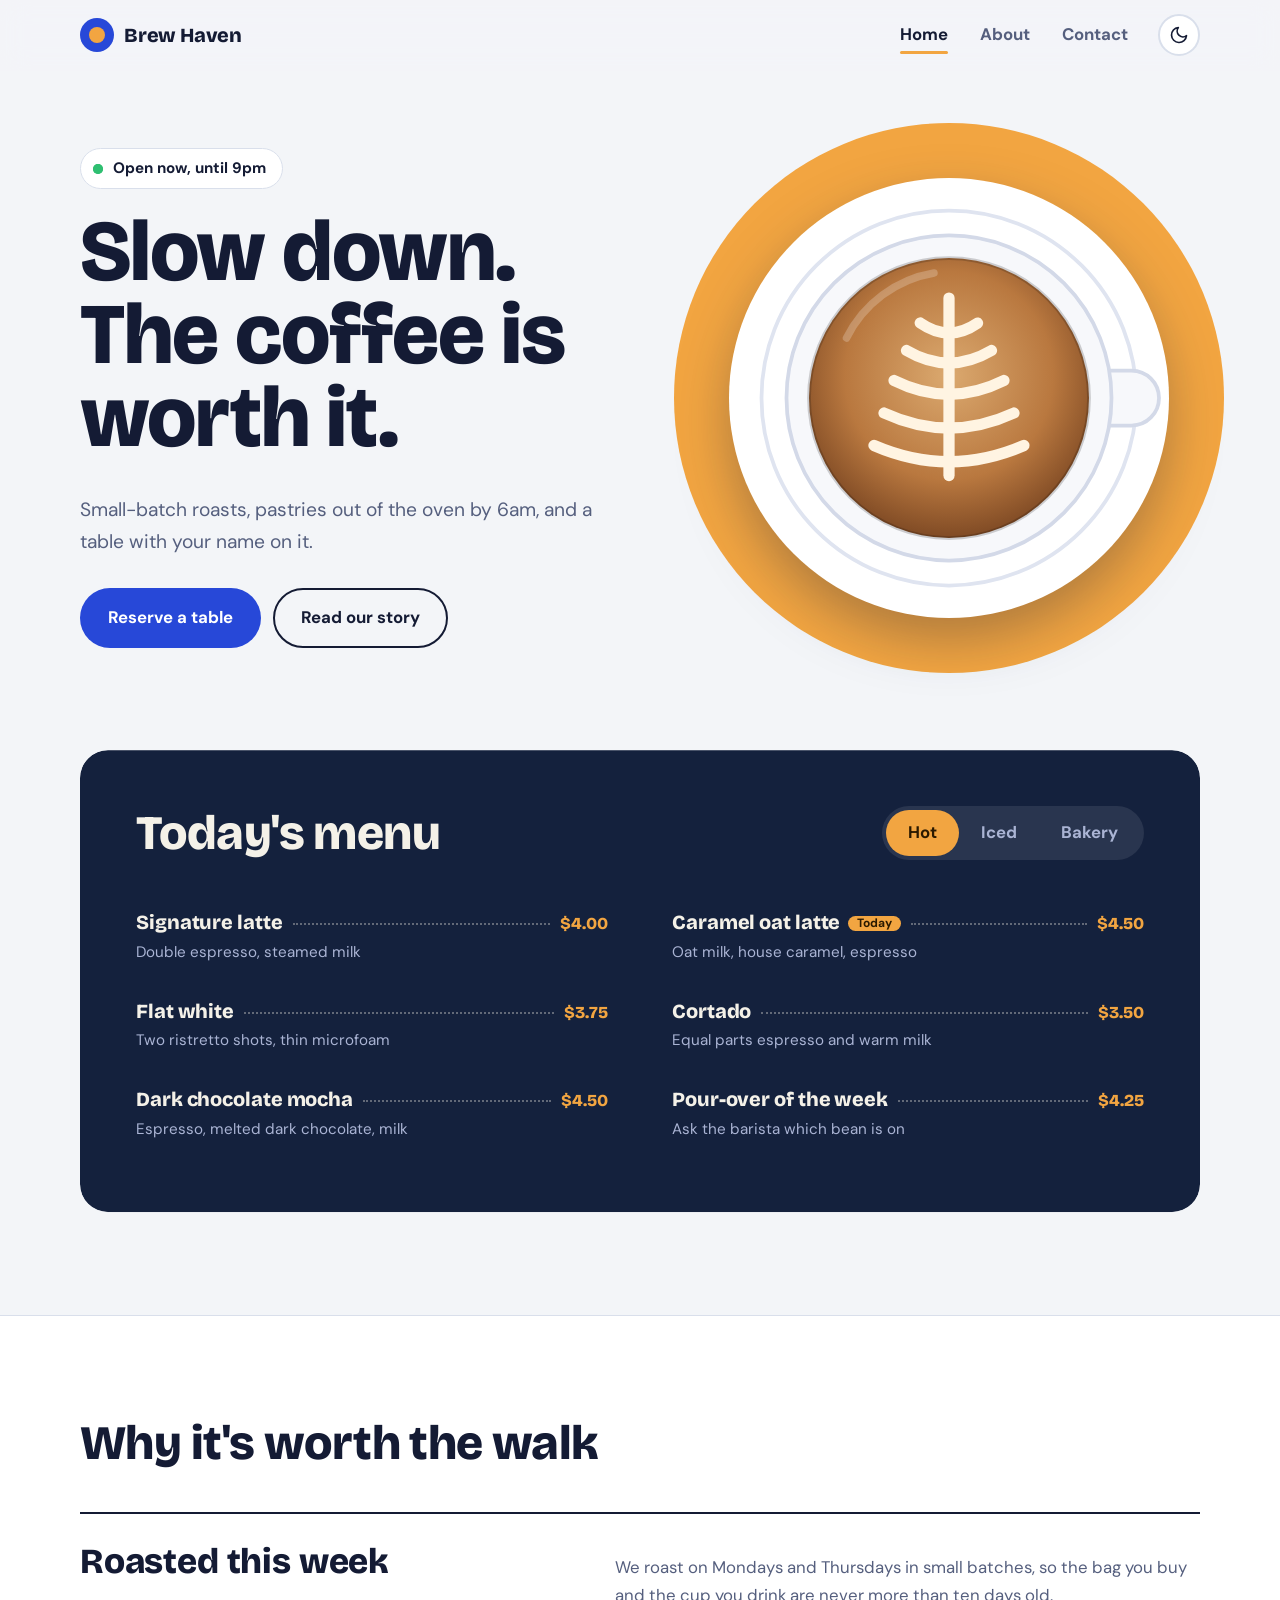
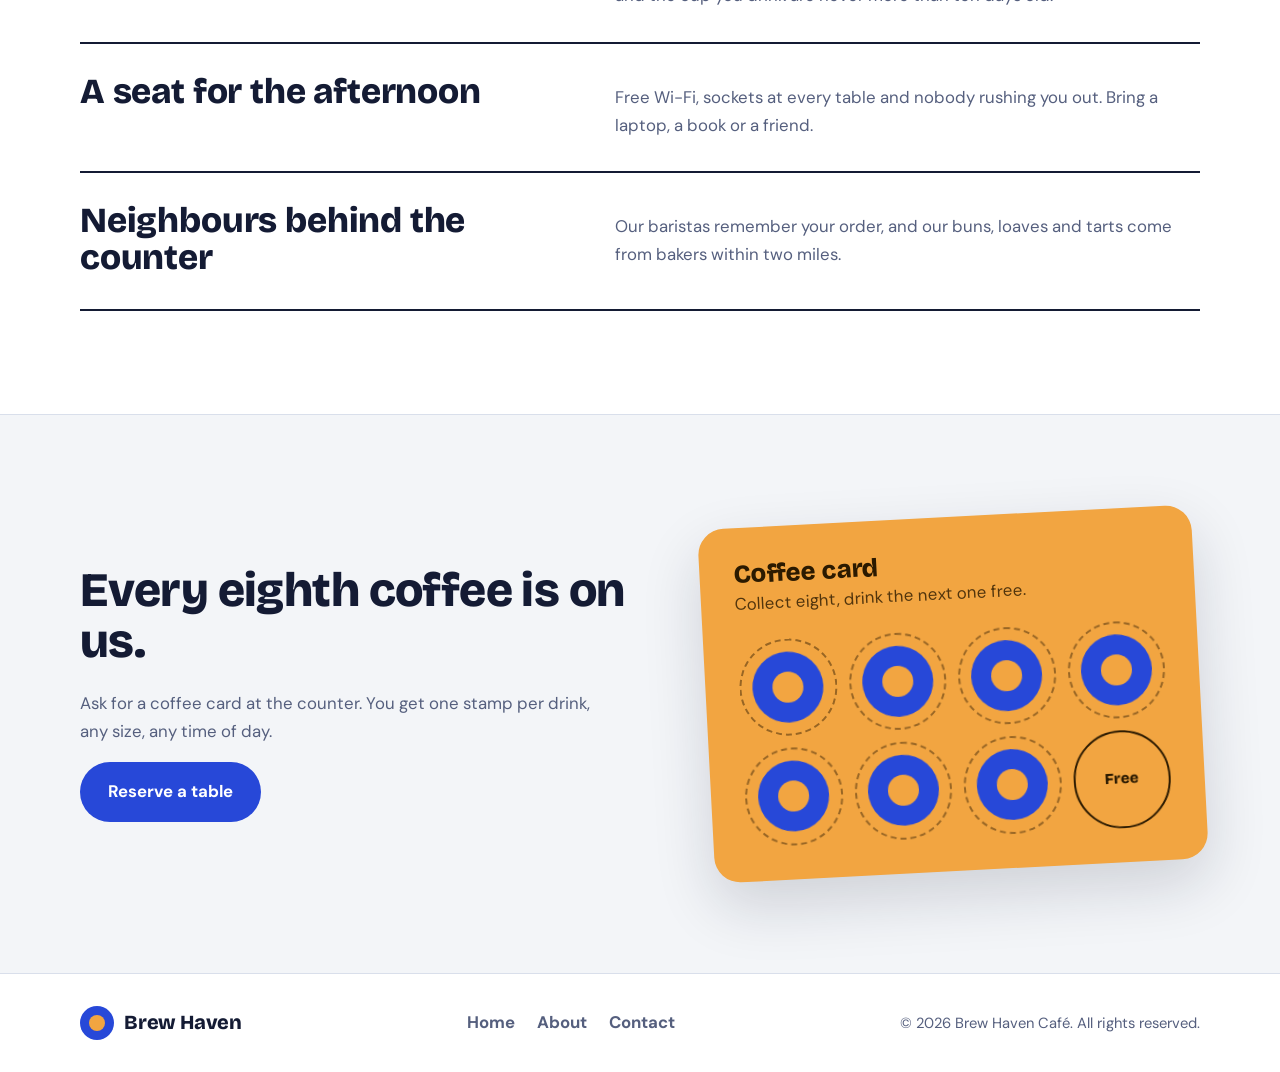
<file: index.html>
<!DOCTYPE html>
<html lang="en">
<head>
  <meta charset="UTF-8">
  <meta name="viewport" content="width=device-width, initial-scale=1">
  <title>Home | Brew Haven Café</title>
  <meta name="description" content="Brew Haven is a neighbourhood café with small-batch coffee, fresh pastries and a table for you.">
  <link rel="icon" href="data:image/svg+xml,%3Csvg xmlns='http://www.w3.org/2000/svg' viewBox='0 0 64 64'%3E%3Ccircle cx='32' cy='32' r='30' fill='%232748d8'/%3E%3Ccircle cx='32' cy='32' r='15' fill='%23f2a541'/%3E%3C/svg%3E">
  <script>
    /* Runs before the page paints so the saved theme never flashes */
    (function () {
      var root = document.documentElement;
      root.classList.add("js");
      var theme;
      try { theme = localStorage.getItem("theme"); } catch (e) {}
      if (theme !== "dark" && theme !== "light") {
        theme = window.matchMedia && window.matchMedia("(prefers-color-scheme: dark)").matches ? "dark" : "light";
      }
      root.setAttribute("data-theme", theme);
    })();
  </script>
  <link rel="preconnect" href="https://fonts.googleapis.com">
  <link rel="preconnect" href="https://fonts.gstatic.com" crossorigin>
  <link rel="stylesheet" href="https://fonts.googleapis.com/css2?family=Bricolage+Grotesque:opsz,wdth,wght@12..96,75..100,400..800&family=DM+Sans:wght@400;500;700&display=swap">
  <link rel="stylesheet" href="style.css">
</head>
<body>
  <div class="curtain" aria-hidden="true"></div>
  <a class="skip-link" href="#main">Skip to content</a>

  <!-- ===== NAVBAR (identical on every page) ===== -->
  <header class="site-header">
    <div class="container nav-bar">
      <a class="brand" href="index.html" aria-label="Brew Haven, home">
        <span class="brand-mark" aria-hidden="true"></span>
        <span>Brew Haven</span>
      </a>

      <nav class="site-nav" id="site-nav" aria-label="Main navigation">
        <ul class="nav-links">
          <li><a href="index.html" aria-current="page">Home</a></li>
          <li><a href="about.html">About</a></li>
          <li><a href="contact.html">Contact</a></li>
        </ul>
      </nav>

      <div class="nav-actions">
        <button class="icon-btn theme-toggle" id="theme-toggle" type="button" aria-label="Switch to dark mode">
          <svg class="icon-moon" viewBox="0 0 24 24" fill="none" stroke="currentColor" stroke-width="2" stroke-linecap="round" stroke-linejoin="round" aria-hidden="true"><path d="M21 12.8A9 9 0 1 1 11.2 3a7 7 0 0 0 9.8 9.8z"/></svg>
          <svg class="icon-sun" viewBox="0 0 24 24" fill="none" stroke="currentColor" stroke-width="2" stroke-linecap="round" stroke-linejoin="round" aria-hidden="true"><circle cx="12" cy="12" r="4"/><path d="M12 2v2M12 20v2M4.9 4.9l1.4 1.4M17.7 17.7l1.4 1.4M2 12h2M20 12h2M4.9 19.1l1.4-1.4M17.7 6.3l1.4-1.4"/></svg>
        </button>
        <button class="icon-btn menu-toggle" id="menu-toggle" type="button" aria-label="Open menu" aria-expanded="false" aria-controls="site-nav">
          <span class="bar"></span><span class="bar"></span><span class="bar"></span>
        </button>
      </div>
    </div>
    <span class="scroll-progress" id="scroll-progress" aria-hidden="true"></span>
  </header>

  <main id="main">

    <!-- ===== HERO ===== -->
    <section class="hero">
      <div class="container hero-grid">
        <div class="hero-copy">
          <p class="status hero-fade" id="open-status" style="--d:0.45s"><span class="pulse"></span><span id="open-text">Open daily, 7am to 9pm</span></p>
          <h1 data-split>Slow down. The coffee is worth it.</h1>
          <p class="lead hero-fade" style="--d:1.15s">Small-batch roasts, pastries out of the oven by 6am, and a table with your name on it.</p>
          <div class="hero-actions hero-fade" style="--d:1.3s">
            <a class="btn btn-primary" href="contact.html">Reserve a table</a>
            <a class="btn btn-outline" href="about.html">Read our story</a>
          </div>
        </div>

        <div class="cup-stage">
          <div class="cup-tilt">
            <svg class="cup" viewBox="0 0 400 400" role="img" aria-label="A latte seen from above, with a leaf pattern poured into the milk">
              <defs>
                <radialGradient id="crema" cx="50%" cy="42%" r="60%">
                  <stop offset="0" stop-color="#dba96f"/>
                  <stop offset="0.62" stop-color="#b9783f"/>
                  <stop offset="1" stop-color="#7a4622"/>
                </radialGradient>
              </defs>
              <circle class="saucer" cx="200" cy="200" r="176"/>
              <circle class="saucer-ring" cx="200" cy="200" r="150"/>
              <rect class="cup-body" x="296" y="178" width="72" height="44" rx="22"/>
              <circle class="cup-body" cx="200" cy="200" r="130"/>
              <circle cx="200" cy="200" r="112" fill="url(#crema)"/>
              <circle cx="200" cy="200" r="112" fill="none" stroke="rgba(0,0,0,0.18)" stroke-width="3"/>
              <path d="M118 152 A96 96 0 0 1 188 100" fill="none" stroke="rgba(255,255,255,0.22)" stroke-width="6" stroke-linecap="round"/>
              <g class="art" fill="none" stroke="#fff4e2" stroke-width="9" stroke-linecap="round" stroke-linejoin="round">
                <path pathLength="100" style="--i:0" d="M140 238 Q200 264 260 238"/>
                <path pathLength="100" style="--i:1" d="M148 212 Q200 236 252 212"/>
                <path pathLength="100" style="--i:2" d="M156 186 Q200 208 244 186"/>
                <path pathLength="100" style="--i:3" d="M166 162 Q200 182 234 162"/>
                <path pathLength="100" style="--i:4" d="M177 140 Q200 156 223 140"/>
                <path pathLength="100" style="--i:5" d="M200 262 L200 120"/>
              </g>
            </svg>
            <div class="steam" aria-hidden="true">
              <i style="--i:0;--dx:-16"></i><i style="--i:1;--dx:14"></i><i style="--i:2;--dx:-4"></i>
            </div>
          </div>
        </div>
      </div>
    </section>

    <!-- ===== MENU BOARD ===== -->
    <section class="section flush-top" id="menu">
      <div class="container">
        <div class="board-wrap reveal">
        <div class="board">
          <div class="board-head">
            <h2>Today's menu</h2>
            <div class="tabs" role="tablist" aria-label="Menu categories">
              <button class="tab" role="tab" type="button" id="tab-hot" aria-controls="panel-hot" aria-selected="true">Hot</button>
              <button class="tab" role="tab" type="button" id="tab-iced" aria-controls="panel-iced" aria-selected="false" tabindex="-1">Iced</button>
              <button class="tab" role="tab" type="button" id="tab-bakery" aria-controls="panel-bakery" aria-selected="false" tabindex="-1">Bakery</button>
            </div>
          </div>

        <div role="tabpanel" id="panel-hot" aria-labelledby="tab-hot">
          <ul class="board-list">
            <li class="item" style="--i:0"><div class="item-top"><h3>Signature latte</h3><span class="leader"></span><span class="price">$4.00</span></div><p>Double espresso, steamed milk</p></li>
            <li class="item" style="--i:1"><div class="item-top"><h3>Caramel oat latte<span class="tag">Today</span></h3><span class="leader"></span><span class="price">$4.50</span></div><p>Oat milk, house caramel, espresso</p></li>
            <li class="item" style="--i:2"><div class="item-top"><h3>Flat white</h3><span class="leader"></span><span class="price">$3.75</span></div><p>Two ristretto shots, thin microfoam</p></li>
            <li class="item" style="--i:3"><div class="item-top"><h3>Cortado</h3><span class="leader"></span><span class="price">$3.50</span></div><p>Equal parts espresso and warm milk</p></li>
            <li class="item" style="--i:4"><div class="item-top"><h3>Dark chocolate mocha</h3><span class="leader"></span><span class="price">$4.50</span></div><p>Espresso, melted dark chocolate, milk</p></li>
            <li class="item" style="--i:5"><div class="item-top"><h3>Pour-over of the week</h3><span class="leader"></span><span class="price">$4.25</span></div><p>Ask the barista which bean is on</p></li>
          </ul>
        </div>

        <div role="tabpanel" id="panel-iced" aria-labelledby="tab-iced" hidden>
          <ul class="board-list">
            <li class="item" style="--i:0"><div class="item-top"><h3>Cold brew</h3><span class="leader"></span><span class="price">$4.25</span></div><p>Steeped for 18 hours, served over ice</p></li>
            <li class="item" style="--i:1"><div class="item-top"><h3>Iced oat latte</h3><span class="leader"></span><span class="price">$4.50</span></div><p>Espresso, oat milk, plenty of ice</p></li>
            <li class="item" style="--i:2"><div class="item-top"><h3>Matcha cloud</h3><span class="leader"></span><span class="price">$4.75</span></div><p>Ceremonial matcha, sweet cream foam</p></li>
            <li class="item" style="--i:3"><div class="item-top"><h3>Espresso tonic</h3><span class="leader"></span><span class="price">$4.25</span></div><p>Espresso over tonic and orange peel</p></li>
            <li class="item" style="--i:4"><div class="item-top"><h3>Iced mocha</h3><span class="leader"></span><span class="price">$4.75</span></div><p>Espresso, dark chocolate, cold milk</p></li>
            <li class="item" style="--i:5"><div class="item-top"><h3>Lemon iced tea</h3><span class="leader"></span><span class="price">$3.50</span></div><p>Black tea, fresh lemon, mint</p></li>
          </ul>
        </div>

        <div role="tabpanel" id="panel-bakery" aria-labelledby="tab-bakery" hidden>
          <ul class="board-list">
            <li class="item" style="--i:0"><div class="item-top"><h3>Butter croissant</h3><span class="leader"></span><span class="price">$3.25</span></div><p>Baked fresh every morning</p></li>
            <li class="item" style="--i:1"><div class="item-top"><h3>Cardamom bun</h3><span class="leader"></span><span class="price">$3.50</span></div><p>Soft, sticky and still warm at 8am</p></li>
            <li class="item" style="--i:2"><div class="item-top"><h3>Banana loaf</h3><span class="leader"></span><span class="price">$3.00</span></div><p>Brown butter, walnuts, a slice or two</p></li>
            <li class="item" style="--i:3"><div class="item-top"><h3>Almond croissant</h3><span class="leader"></span><span class="price">$3.75</span></div><p>Twice-baked with almond cream</p></li>
            <li class="item" style="--i:4"><div class="item-top"><h3>Lemon tart</h3><span class="leader"></span><span class="price">$4.00</span></div><p>Crisp shell, tangy curd</p></li>
            <li class="item" style="--i:5"><div class="item-top"><h3>Cheese toastie</h3><span class="leader"></span><span class="price">$5.50</span></div><p>Three cheeses on sourdough</p></li>
          </ul>
        </div>
        </div>
        </div>
      </div>
    </section>

    <!-- ===== PROMISES ===== -->
    <section class="section tint">
      <div class="container">
        <div class="section-head fade">
          <h2>Why it's worth the walk</h2>
        </div>
        <ul class="rows">
          <li class="row reveal"><h3>Roasted this week</h3><p>We roast on Mondays and Thursdays in small batches, so the bag you buy and the cup you drink are never more than ten days old.</p></li>
          <li class="row reveal"><h3>A seat for the afternoon</h3><p>Free Wi-Fi, sockets at every table and nobody rushing you out. Bring a laptop, a book or a friend.</p></li>
          <li class="row reveal"><h3>Neighbours behind the counter</h3><p>Our baristas remember your order, and our buns, loaves and tarts come from bakers within two miles.</p></li>
        </ul>
      </div>
    </section>

    <!-- ===== LOYALTY CARD ===== -->
    <section class="section">
      <div class="container visit-grid">
        <div class="fade">
          <h2>Every eighth coffee is on us.</h2>
          <p>Ask for a coffee card at the counter. You get one stamp per drink, any size, any time of day.</p>
          <a class="btn btn-primary" href="contact.html">Reserve a table</a>
        </div>

        <div class="stamp-card" role="img" aria-label="A coffee card with seven stamps filled in and the eighth coffee free">
          <h3>Coffee card</h3>
          <p>Collect eight, drink the next one free.</p>
          <div class="stamps">
            <div class="stamp"><i style="--i:0"></i></div>
            <div class="stamp"><i style="--i:1"></i></div>
            <div class="stamp"><i style="--i:2"></i></div>
            <div class="stamp"><i style="--i:3"></i></div>
            <div class="stamp"><i style="--i:4"></i></div>
            <div class="stamp"><i style="--i:5"></i></div>
            <div class="stamp"><i style="--i:6"></i></div>
            <div class="stamp free">Free</div>
          </div>
        </div>
      </div>
    </section>
  </main>

  <!-- ===== FOOTER (identical on every page) ===== -->
  <footer class="site-footer">
    <div class="container footer-inner">
      <a class="brand" href="index.html" aria-label="Brew Haven, home">
        <span class="brand-mark" aria-hidden="true"></span>
        <span>Brew Haven</span>
      </a>
      <ul class="footer-links">
        <li><a href="index.html">Home</a></li>
        <li><a href="about.html">About</a></li>
        <li><a href="contact.html">Contact</a></li>
      </ul>
      <p class="footer-copy">&copy; <span id="year">2026</span> Brew Haven Café. All rights reserved.</p>
    </div>
  </footer>

  <script src="script.js"></script>
</body>
</html>
</file>
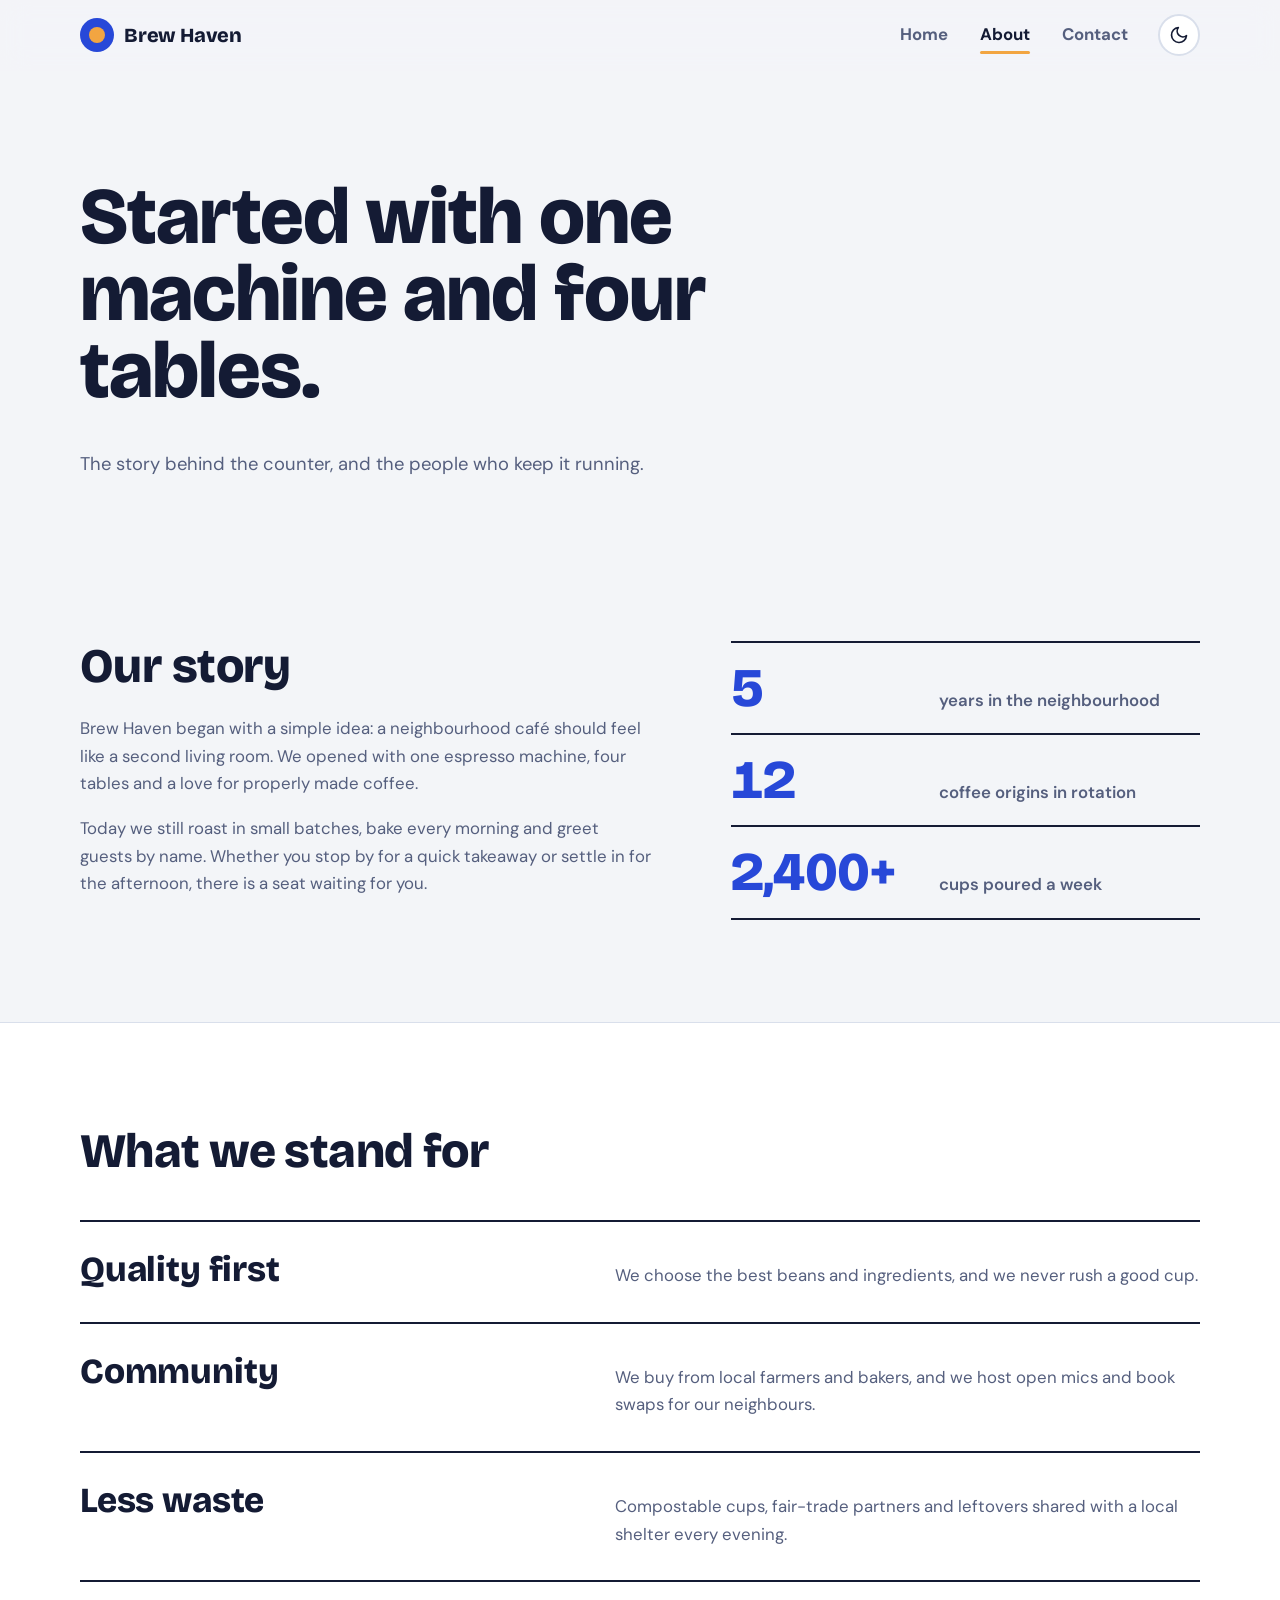
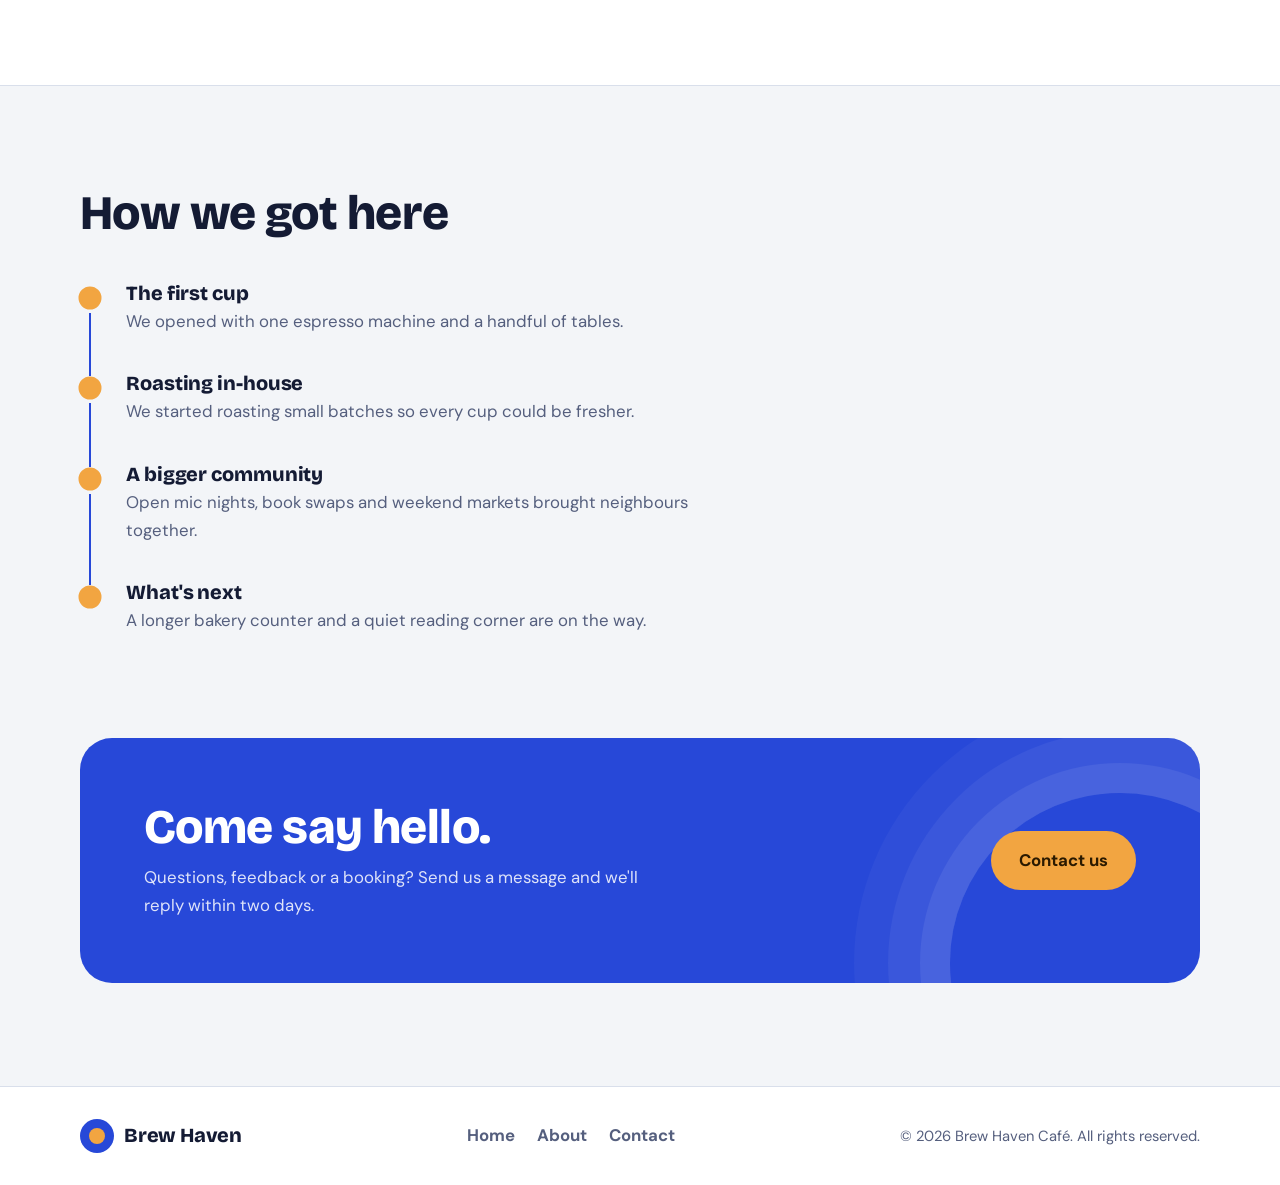
<file: about.html>
<!DOCTYPE html>
<html lang="en">
<head>
  <meta charset="UTF-8">
  <meta name="viewport" content="width=device-width, initial-scale=1">
  <title>About | Brew Haven Café</title>
  <meta name="description" content="The story, values and people behind Brew Haven Café.">
  <link rel="icon" href="data:image/svg+xml,%3Csvg xmlns='http://www.w3.org/2000/svg' viewBox='0 0 64 64'%3E%3Ccircle cx='32' cy='32' r='30' fill='%232748d8'/%3E%3Ccircle cx='32' cy='32' r='15' fill='%23f2a541'/%3E%3C/svg%3E">
  <script>
    /* Runs before the page paints so the saved theme never flashes */
    (function () {
      var root = document.documentElement;
      root.classList.add("js");
      var theme;
      try { theme = localStorage.getItem("theme"); } catch (e) {}
      if (theme !== "dark" && theme !== "light") {
        theme = window.matchMedia && window.matchMedia("(prefers-color-scheme: dark)").matches ? "dark" : "light";
      }
      root.setAttribute("data-theme", theme);
    })();
  </script>
  <link rel="preconnect" href="https://fonts.googleapis.com">
  <link rel="preconnect" href="https://fonts.gstatic.com" crossorigin>
  <link rel="stylesheet" href="https://fonts.googleapis.com/css2?family=Bricolage+Grotesque:opsz,wdth,wght@12..96,75..100,400..800&family=DM+Sans:wght@400;500;700&display=swap">
  <link rel="stylesheet" href="style.css">
</head>
<body>
  <div class="curtain" aria-hidden="true"></div>
  <a class="skip-link" href="#main">Skip to content</a>

  <!-- ===== NAVBAR (identical on every page) ===== -->
  <header class="site-header">
    <div class="container nav-bar">
      <a class="brand" href="index.html" aria-label="Brew Haven, home">
        <span class="brand-mark" aria-hidden="true"></span>
        <span>Brew Haven</span>
      </a>

      <nav class="site-nav" id="site-nav" aria-label="Main navigation">
        <ul class="nav-links">
          <li><a href="index.html">Home</a></li>
          <li><a href="about.html" aria-current="page">About</a></li>
          <li><a href="contact.html">Contact</a></li>
        </ul>
      </nav>

      <div class="nav-actions">
        <button class="icon-btn theme-toggle" id="theme-toggle" type="button" aria-label="Switch to dark mode">
          <svg class="icon-moon" viewBox="0 0 24 24" fill="none" stroke="currentColor" stroke-width="2" stroke-linecap="round" stroke-linejoin="round" aria-hidden="true"><path d="M21 12.8A9 9 0 1 1 11.2 3a7 7 0 0 0 9.8 9.8z"/></svg>
          <svg class="icon-sun" viewBox="0 0 24 24" fill="none" stroke="currentColor" stroke-width="2" stroke-linecap="round" stroke-linejoin="round" aria-hidden="true"><circle cx="12" cy="12" r="4"/><path d="M12 2v2M12 20v2M4.9 4.9l1.4 1.4M17.7 17.7l1.4 1.4M2 12h2M20 12h2M4.9 19.1l1.4-1.4M17.7 6.3l1.4-1.4"/></svg>
        </button>
        <button class="icon-btn menu-toggle" id="menu-toggle" type="button" aria-label="Open menu" aria-expanded="false" aria-controls="site-nav">
          <span class="bar"></span><span class="bar"></span><span class="bar"></span>
        </button>
      </div>
    </div>
    <span class="scroll-progress" id="scroll-progress" aria-hidden="true"></span>
  </header>

  <main id="main">

    <section class="page-hero">
      <div class="container">
        <h1 data-split>Started with one machine and four tables.</h1>
        <p class="hero-fade" style="--d:1.2s">The story behind the counter, and the people who keep it running.</p>
      </div>
    </section>

    <!-- ===== STORY + NUMBERS ===== -->
    <section class="section">
      <div class="container about-intro">
        <div class="fade">
          <h2>Our story</h2>
          <p>Brew Haven began with a simple idea: a neighbourhood café should feel like a second living room. We opened with one espresso machine, four tables and a love for properly made coffee.</p>
          <p>Today we still roast in small batches, bake every morning and greet guests by name. Whether you stop by for a quick takeaway or settle in for the afternoon, there is a seat waiting for you.</p>
        </div>

        <ul class="facts">
          <li class="fact"><strong data-count="5">0</strong><span>years in the neighbourhood</span></li>
          <li class="fact"><strong data-count="12">0</strong><span>coffee origins in rotation</span></li>
          <li class="fact"><strong data-count="2400" data-suffix="+">0</strong><span>cups poured a week</span></li>
        </ul>
      </div>
    </section>

    <!-- ===== VALUES ===== -->
    <section class="section tint">
      <div class="container">
        <div class="section-head fade">
          <h2>What we stand for</h2>
        </div>
        <ul class="rows">
          <li class="row reveal"><h3>Quality first</h3><p>We choose the best beans and ingredients, and we never rush a good cup.</p></li>
          <li class="row reveal"><h3>Community</h3><p>We buy from local farmers and bakers, and we host open mics and book swaps for our neighbours.</p></li>
          <li class="row reveal"><h3>Less waste</h3><p>Compostable cups, fair-trade partners and leftovers shared with a local shelter every evening.</p></li>
        </ul>
      </div>
    </section>

    <!-- ===== TIMELINE ===== -->
    <section class="section">
      <div class="container">
        <div class="section-head fade">
          <h2>How we got here</h2>
        </div>
        <ol class="timeline">
          <li class="reveal"><h3>The first cup</h3><p>We opened with one espresso machine and a handful of tables.</p></li>
          <li class="reveal"><h3>Roasting in-house</h3><p>We started roasting small batches so every cup could be fresher.</p></li>
          <li class="reveal"><h3>A bigger community</h3><p>Open mic nights, book swaps and weekend markets brought neighbours together.</p></li>
          <li class="reveal"><h3>What's next</h3><p>A longer bakery counter and a quiet reading corner are on the way.</p></li>
        </ol>
      </div>
    </section>

    <section class="section flush-top">
      <div class="container">
        <div class="cta fade">
          <div>
            <h2>Come say hello.</h2>
            <p>Questions, feedback or a booking? Send us a message and we'll reply within two days.</p>
          </div>
          <a class="btn btn-amber" href="contact.html">Contact us</a>
        </div>
      </div>
    </section>
  </main>

  <!-- ===== FOOTER (identical on every page) ===== -->
  <footer class="site-footer">
    <div class="container footer-inner">
      <a class="brand" href="index.html" aria-label="Brew Haven, home">
        <span class="brand-mark" aria-hidden="true"></span>
        <span>Brew Haven</span>
      </a>
      <ul class="footer-links">
        <li><a href="index.html">Home</a></li>
        <li><a href="about.html">About</a></li>
        <li><a href="contact.html">Contact</a></li>
      </ul>
      <p class="footer-copy">&copy; <span id="year">2026</span> Brew Haven Café. All rights reserved.</p>
    </div>
  </footer>

  <script src="script.js"></script>
</body>
</html>
</file>
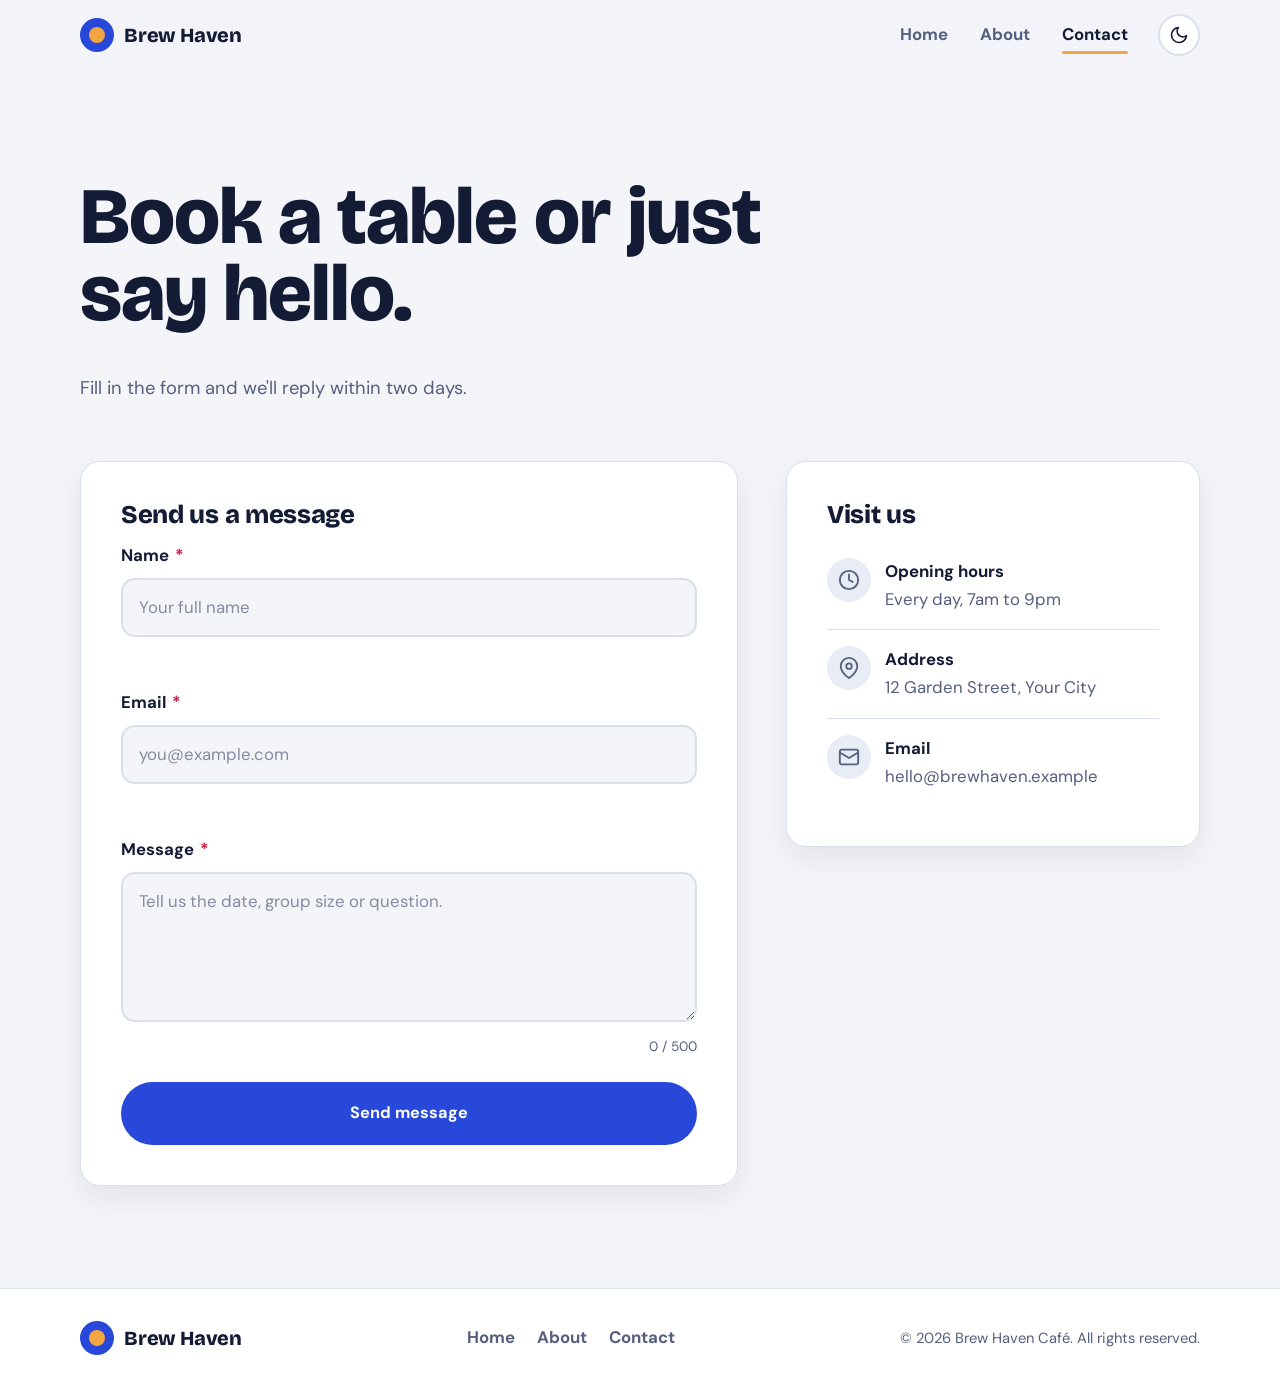
<file: contact.html>
<!DOCTYPE html>
<html lang="en">
<head>
  <meta charset="UTF-8">
  <meta name="viewport" content="width=device-width, initial-scale=1">
  <title>Contact | Brew Haven Café</title>
  <meta name="description" content="Book a table or send a message to Brew Haven Café.">
  <link rel="icon" href="data:image/svg+xml,%3Csvg xmlns='http://www.w3.org/2000/svg' viewBox='0 0 64 64'%3E%3Ccircle cx='32' cy='32' r='30' fill='%232748d8'/%3E%3Ccircle cx='32' cy='32' r='15' fill='%23f2a541'/%3E%3C/svg%3E">
  <script>
    /* Runs before the page paints so the saved theme never flashes */
    (function () {
      var root = document.documentElement;
      root.classList.add("js");
      var theme;
      try { theme = localStorage.getItem("theme"); } catch (e) {}
      if (theme !== "dark" && theme !== "light") {
        theme = window.matchMedia && window.matchMedia("(prefers-color-scheme: dark)").matches ? "dark" : "light";
      }
      root.setAttribute("data-theme", theme);
    })();
  </script>
  <link rel="preconnect" href="https://fonts.googleapis.com">
  <link rel="preconnect" href="https://fonts.gstatic.com" crossorigin>
  <link rel="stylesheet" href="https://fonts.googleapis.com/css2?family=Bricolage+Grotesque:opsz,wdth,wght@12..96,75..100,400..800&family=DM+Sans:wght@400;500;700&display=swap">
  <link rel="stylesheet" href="style.css">
</head>
<body>
  <div class="curtain" aria-hidden="true"></div>
  <a class="skip-link" href="#main">Skip to content</a>

  <!-- ===== NAVBAR (identical on every page) ===== -->
  <header class="site-header">
    <div class="container nav-bar">
      <a class="brand" href="index.html" aria-label="Brew Haven, home">
        <span class="brand-mark" aria-hidden="true"></span>
        <span>Brew Haven</span>
      </a>

      <nav class="site-nav" id="site-nav" aria-label="Main navigation">
        <ul class="nav-links">
          <li><a href="index.html">Home</a></li>
          <li><a href="about.html">About</a></li>
          <li><a href="contact.html" aria-current="page">Contact</a></li>
        </ul>
      </nav>

      <div class="nav-actions">
        <button class="icon-btn theme-toggle" id="theme-toggle" type="button" aria-label="Switch to dark mode">
          <svg class="icon-moon" viewBox="0 0 24 24" fill="none" stroke="currentColor" stroke-width="2" stroke-linecap="round" stroke-linejoin="round" aria-hidden="true"><path d="M21 12.8A9 9 0 1 1 11.2 3a7 7 0 0 0 9.8 9.8z"/></svg>
          <svg class="icon-sun" viewBox="0 0 24 24" fill="none" stroke="currentColor" stroke-width="2" stroke-linecap="round" stroke-linejoin="round" aria-hidden="true"><circle cx="12" cy="12" r="4"/><path d="M12 2v2M12 20v2M4.9 4.9l1.4 1.4M17.7 17.7l1.4 1.4M2 12h2M20 12h2M4.9 19.1l1.4-1.4M17.7 6.3l1.4-1.4"/></svg>
        </button>
        <button class="icon-btn menu-toggle" id="menu-toggle" type="button" aria-label="Open menu" aria-expanded="false" aria-controls="site-nav">
          <span class="bar"></span><span class="bar"></span><span class="bar"></span>
        </button>
      </div>
    </div>
    <span class="scroll-progress" id="scroll-progress" aria-hidden="true"></span>
  </header>

  <main id="main">

    <section class="page-hero">
      <div class="container">
        <h1 data-split>Book a table or just say hello.</h1>
        <p class="hero-fade" style="--d:1.2s">Fill in the form and we'll reply within two days.</p>
      </div>
    </section>

    <section class="section flush-top">
      <div class="container contact-grid">

        <!-- ===== FORM ===== -->
        <div class="panel-card fade">
          <h2>Send us a message</h2>

          <div class="form-success" id="form-success" role="status" aria-live="polite">
            <svg class="check" viewBox="0 0 52 52" fill="none" stroke="currentColor" stroke-width="3" stroke-linecap="round" stroke-linejoin="round" aria-hidden="true"><circle cx="26" cy="26" r="24"/><path d="M15 27l8 8 15-16"/></svg>
            <div><strong>Message sent</strong><span id="success-text">Thanks. We'll reply within two days.</span></div>
          </div>

          <form id="contact-form" novalidate>
            <div class="field">
              <label for="name">Name <span class="req" aria-hidden="true">*</span></label>
              <input type="text" id="name" name="name" placeholder="Your full name" autocomplete="name" aria-describedby="name-error" required>
              <div class="field-foot"><p class="error-msg" id="name-error" role="alert"></p></div>
            </div>

            <div class="field">
              <label for="email">Email <span class="req" aria-hidden="true">*</span></label>
              <input type="email" id="email" name="email" placeholder="you@example.com" autocomplete="email" aria-describedby="email-error" required>
              <div class="field-foot"><p class="error-msg" id="email-error" role="alert"></p></div>
            </div>

            <div class="field">
              <label for="message">Message <span class="req" aria-hidden="true">*</span></label>
              <textarea id="message" name="message" placeholder="Tell us the date, group size or question." maxlength="500" aria-describedby="message-error" required></textarea>
              <div class="field-foot">
                <p class="error-msg" id="message-error" role="alert"></p>
                <span class="counter" id="message-count" aria-hidden="true">0 / 500</span>
              </div>
            </div>

            <button type="submit" class="btn btn-primary">Send message</button>
          </form>
        </div>

        <!-- ===== VISIT INFO ===== -->
        <aside class="panel-card fade">
          <h2>Visit us</h2>
          <ul class="info-list">
            <li><span class="icon-chip"><svg viewBox="0 0 24 24" fill="none" stroke="currentColor" stroke-width="2" stroke-linecap="round" stroke-linejoin="round" aria-hidden="true"><circle cx="12" cy="12" r="10"/><path d="M12 6v6l4 2"/></svg></span><div><strong>Opening hours</strong><span>Every day, 7am to 9pm</span></div></li>
            <li><span class="icon-chip"><svg viewBox="0 0 24 24" fill="none" stroke="currentColor" stroke-width="2" stroke-linecap="round" stroke-linejoin="round" aria-hidden="true"><path d="M21 10c0 7-9 13-9 13S3 17 3 10a9 9 0 0 1 18 0z"/><circle cx="12" cy="10" r="3"/></svg></span><div><strong>Address</strong><span>12 Garden Street, Your City</span></div></li>
            <li><span class="icon-chip"><svg viewBox="0 0 24 24" fill="none" stroke="currentColor" stroke-width="2" stroke-linecap="round" stroke-linejoin="round" aria-hidden="true"><rect x="2" y="4" width="20" height="16" rx="2"/><path d="m22 7-10 6L2 7"/></svg></span><div><strong>Email</strong><span>hello@brewhaven.example</span></div></li>
          </ul>
        </aside>
      </div>
    </section>
  </main>

  <!-- ===== FOOTER (identical on every page) ===== -->
  <footer class="site-footer">
    <div class="container footer-inner">
      <a class="brand" href="index.html" aria-label="Brew Haven, home">
        <span class="brand-mark" aria-hidden="true"></span>
        <span>Brew Haven</span>
      </a>
      <ul class="footer-links">
        <li><a href="index.html">Home</a></li>
        <li><a href="about.html">About</a></li>
        <li><a href="contact.html">Contact</a></li>
      </ul>
      <p class="footer-copy">&copy; <span id="year">2026</span> Brew Haven Café. All rights reserved.</p>
    </div>
  </footer>

  <script src="script.js"></script>
</body>
</html>
</file>
<file: style.css>
/* ==========================================================
   Brew Haven: shared stylesheet (all pages)
   Palette: enamel cobalt + crema amber on cool paper / night navy
   Type: Bricolage Grotesque (display) + DM Sans (body)
   ========================================================== */

/* ---------- Tokens ---------- */
:root {
  --bg: #f3f5f8;
  --surface: #ffffff;
  --surface-2: #e8ecf4;
  --text: #141b34;
  --muted: #555f7e;
  --primary: #2748d8;
  --primary-hover: #1d38b0;
  --primary-contrast: #ffffff;
  --accent: #f2a541;
  --accent-ink: #2b1a00;
  --border: #d9dfeb;
  --board: #14213d;
  --chalk: #f4f1e8;
  --chalk-muted: #aab4d4;
  --panel: #2748d8;
  --saucer: #ffffff;
  --saucer-line: #dfe4f0;
  --cup: #f7f8fb;
  --cup-line: #d3d9e8;
  --danger: #c71f43;
  --danger-bg: #fdecef;
  --success: #0e7a54;
  --success-bg: #e4f5ee;
  --shadow: 0 12px 32px rgba(20, 27, 52, 0.08);
  --shadow-lg: 0 24px 60px rgba(20, 27, 52, 0.16);
  --radius: 20px;
  --header-h: 70px;
  --ease: cubic-bezier(0.2, 0.8, 0.2, 1);
  --font-display: "Bricolage Grotesque", "Trebuchet MS", system-ui, sans-serif;
  --font-body: "DM Sans", system-ui, -apple-system, "Segoe UI", Roboto, sans-serif;
  color-scheme: light;
}

[data-theme="dark"] {
  --bg: #0c1226;
  --surface: #141c3a;
  --surface-2: #1c2548;
  --text: #eceffa;
  --muted: #a3abc9;
  --primary: #8aa2ff;
  --primary-hover: #aab9ff;
  --primary-contrast: #0c1226;
  --accent: #f5b04f;
  --border: #29335e;
  --board: #1a2550;
  --panel: #243a9e;
  --saucer: #1c2548;
  --saucer-line: #2b3768;
  --cup: #f1f3f9;
  --cup-line: #c9d0e4;
  --danger: #ff6b86;
  --danger-bg: #3a1823;
  --success: #4fd6a0;
  --success-bg: #12352a;
  --shadow: 0 12px 32px rgba(0, 0, 0, 0.35);
  --shadow-lg: 0 24px 60px rgba(0, 0, 0, 0.5);
  color-scheme: dark;
}

/* ---------- Base ---------- */
*, *::before, *::after { box-sizing: border-box; }
html { scroll-behavior: smooth; }

body {
  margin: 0;
  font-family: var(--font-body);
  font-size: 1.05rem;
  background: var(--bg);
  color: var(--text);
  line-height: 1.65;
  min-height: 100vh;
  display: flex;
  flex-direction: column;
  -webkit-font-smoothing: antialiased;
}
main { flex: 1; }
[id] { scroll-margin-top: calc(var(--header-h) + 16px); }
img, svg { max-width: 100%; display: block; }

a { color: var(--primary); text-decoration: none; }
a:hover { color: var(--primary-hover); }

h1, h2, h3 {
  font-family: var(--font-display);
  font-weight: 800;
  font-variation-settings: "wdth" 100;
  letter-spacing: -0.012em;
  line-height: 1.05;
  margin: 0 0 0.5em;
}
h1 { font-size: clamp(2.7rem, 7vw, 5.4rem); line-height: 0.96; }
h2 { font-size: clamp(1.9rem, 4vw, 3rem); }
h3 { font-size: 1.25rem; letter-spacing: -0.005em; }
p { margin: 0 0 1em; }

.container { width: min(1120px, 100% - 40px); margin-inline: auto; }

:focus-visible { outline: 3px solid var(--primary); outline-offset: 3px; border-radius: 6px; }

.skip-link {
  position: absolute; left: 16px; top: -60px; z-index: 400;
  background: var(--primary); color: var(--primary-contrast);
  padding: 10px 16px; border-radius: 8px; transition: top 0.2s ease;
}
.skip-link:focus { top: 12px; color: var(--primary-contrast); }

/* Fallback colour fade when the browser can't do the circular theme reveal */
html.theme-transition, html.theme-transition *, html.theme-transition *::before, html.theme-transition *::after {
  transition: background-color 0.35s ease, color 0.35s ease, border-color 0.35s ease !important;
}

/* Circular reveal when switching theme (View Transitions API) */
::view-transition-old(root), ::view-transition-new(root) { animation: none; mix-blend-mode: normal; }
::view-transition-old(root) { z-index: 1; }
::view-transition-new(root) { z-index: 2; }

/* ---------- Page transition curtain ---------- */
.curtain {
  position: fixed; inset: 0; z-index: 500;
  background: var(--accent);
  display: grid; place-items: center;
  transform: translateY(100%);
  pointer-events: none;
}
.curtain::after {
  content: ""; width: 64px; height: 64px; border-radius: 50%;
  background: var(--primary);
  box-shadow: inset 0 0 0 14px var(--accent), inset 0 0 0 22px #2748d8;
  opacity: 0.9;
}
.js .curtain { transform: translateY(0); animation: curtain-open 0.75s cubic-bezier(0.77, 0, 0.18, 1) 0.1s forwards; }
.js .curtain.leaving { animation: curtain-close 0.5s cubic-bezier(0.77, 0, 0.18, 1) forwards; }
@keyframes curtain-open { from { transform: translateY(0); } to { transform: translateY(-100%); } }
@keyframes curtain-close { from { transform: translateY(100%); } to { transform: translateY(0); } }

/* ---------- Header / navbar ---------- */
.site-header {
  position: sticky; top: 0; z-index: 100;
  background: color-mix(in srgb, var(--bg) 82%, transparent);
  backdrop-filter: saturate(180%) blur(14px);
  -webkit-backdrop-filter: saturate(180%) blur(14px);
  border-bottom: 1px solid transparent;
  transition: border-color 0.3s ease, box-shadow 0.3s ease;
}
.site-header.scrolled { border-bottom-color: var(--border); box-shadow: 0 6px 24px rgba(20, 27, 52, 0.07); }

.scroll-progress {
  position: absolute; left: 0; right: 0; bottom: -1px; height: 3px;
  background: var(--accent); transform: scaleX(0); transform-origin: left; pointer-events: none;
}

.nav-bar { height: var(--header-h); display: flex; align-items: center; gap: 16px; }

.brand {
  display: inline-flex; align-items: center; gap: 10px;
  font-family: var(--font-display); font-weight: 800; font-size: 1.25rem;
  letter-spacing: -0.01em; color: var(--text);
}
.brand:hover { color: var(--text); }
.brand-mark {
  position: relative; width: 34px; height: 34px; border-radius: 50%;
  background: var(--primary);
  transition: transform 0.6s var(--ease);
}
.brand-mark::after { content: ""; position: absolute; inset: 9px; border-radius: 50%; background: var(--accent); }
.brand:hover .brand-mark { transform: rotate(180deg) scale(1.08); }

.site-nav { margin-left: auto; }
.nav-links { list-style: none; margin: 0; padding: 0; display: flex; gap: 4px; }
.nav-links a {
  position: relative; display: block; padding: 8px 14px;
  color: var(--muted); font-weight: 700; transition: color 0.2s ease;
}
.nav-links a::after {
  content: ""; position: absolute; left: 14px; right: 14px; bottom: 3px; height: 3px;
  border-radius: 3px; background: var(--accent);
  transform: scaleX(0); transform-origin: left; transition: transform 0.4s var(--ease);
}
.nav-links a:hover { color: var(--text); }
.nav-links a:hover::after, .nav-links a[aria-current="page"]::after { transform: scaleX(1); }
.nav-links a[aria-current="page"] { color: var(--text); }

.nav-actions { display: flex; align-items: center; gap: 8px; }

.icon-btn {
  display: inline-grid; place-items: center; width: 42px; height: 42px; border-radius: 50%;
  border: 2px solid var(--border); background: var(--surface); color: var(--text); cursor: pointer;
  transition: transform 0.25s var(--ease), background-color 0.2s ease, border-color 0.2s ease;
}
.icon-btn:hover { border-color: var(--primary); transform: scale(1.06); }
.icon-btn:active { transform: scale(0.92); }

.theme-toggle svg { width: 20px; height: 20px; grid-area: 1 / 1; transition: transform 0.5s var(--ease), opacity 0.3s ease; }
.theme-toggle .icon-sun { opacity: 0; transform: rotate(-90deg) scale(0.4); }
.theme-toggle .icon-moon { opacity: 1; transform: none; }
[data-theme="dark"] .theme-toggle .icon-sun { opacity: 1; transform: none; }
[data-theme="dark"] .theme-toggle .icon-moon { opacity: 0; transform: rotate(90deg) scale(0.4); }

.menu-toggle { display: none; }
.menu-toggle .bar {
  grid-area: 1 / 1; width: 18px; height: 2px; border-radius: 2px; background: currentColor;
  transition: transform 0.35s ease, opacity 0.25s ease;
}
.menu-toggle .bar:nth-child(1) { transform: translateY(-6px); }
.menu-toggle .bar:nth-child(3) { transform: translateY(6px); }
.menu-toggle.open .bar:nth-child(1) { transform: rotate(45deg); }
.menu-toggle.open .bar:nth-child(2) { opacity: 0; transform: scaleX(0); }
.menu-toggle.open .bar:nth-child(3) { transform: rotate(-45deg); }

@media (max-width: 767px) {
  .menu-toggle { display: inline-grid; }
  .site-nav {
    position: absolute; top: 100%; left: 0; right: 0; margin: 0;
    background: var(--surface); border-bottom: 1px solid var(--border); box-shadow: var(--shadow-lg);
    opacity: 0; visibility: hidden; transform: translateY(-14px);
    transition: opacity 0.3s ease, transform 0.3s ease, visibility 0s linear 0.3s;
  }
  .site-nav.open { opacity: 1; visibility: visible; transform: none; transition: opacity 0.3s ease, transform 0.3s ease, visibility 0s; }
  .nav-links { flex-direction: column; padding: 12px 20px 22px; gap: 2px; }
  .nav-links a { padding: 14px 4px; font-family: var(--font-display); font-weight: 800; font-size: 1.6rem; letter-spacing: -0.01em; }
  .nav-links a::after { left: 4px; right: auto; width: 36px; bottom: 8px; }
  .nav-links li { opacity: 0; transform: translateX(-14px); transition: opacity 0.3s ease, transform 0.35s var(--ease); }
  .site-nav.open .nav-links li { opacity: 1; transform: none; }
  .site-nav.open .nav-links li:nth-child(1) { transition-delay: 0.06s; }
  .site-nav.open .nav-links li:nth-child(2) { transition-delay: 0.12s; }
  .site-nav.open .nav-links li:nth-child(3) { transition-delay: 0.18s; }
  .nav-actions { margin-left: auto; }
}

/* ---------- Buttons ---------- */
.btn {
  display: inline-flex; align-items: center; justify-content: center; gap: 8px;
  padding: 14px 26px; border-radius: 999px; border: 2px solid transparent;
  font: inherit; font-weight: 700; cursor: pointer;
  transition: transform 0.25s var(--ease), color 0.3s ease, background-size 0.45s var(--ease), border-color 0.3s ease;
}
.btn:active { transform: scale(0.96); }

/* Amber fills in from the left on hover */
.btn-primary {
  background-color: var(--primary);
  background-image: linear-gradient(var(--accent), var(--accent));
  background-repeat: no-repeat; background-size: 0% 100%;
  color: var(--primary-contrast);
}
.btn-primary:hover { background-size: 100% 100%; color: var(--accent-ink); }

.btn-outline { background: transparent; border-color: var(--text); color: var(--text); }
.btn-outline:hover { background: var(--text); color: var(--bg); }

.btn-amber {
  background-color: var(--accent); color: var(--accent-ink);
  background-image: linear-gradient(#fff, #fff); background-repeat: no-repeat; background-size: 0% 100%;
}
.btn-amber:hover { background-size: 100% 100%; color: var(--accent-ink); }

.btn[disabled] { opacity: 0.7; cursor: not-allowed; }

/* ---------- Split headline (words rise into place) ---------- */
.split .w { display: inline-block; overflow: hidden; vertical-align: top; padding-bottom: 0.14em; margin-bottom: -0.14em; }
.split .w > span { display: inline-block; }
.js .split .w > span {
  transform: translateY(108%);
  animation: word-up 0.95s var(--ease) forwards;
  animation-delay: calc(0.65s + var(--i) * 85ms);
}
@keyframes word-up { to { transform: none; } }

/* ---------- Hero ---------- */
.hero { position: relative; overflow: hidden; padding: clamp(36px, 6vw, 88px) 0 clamp(56px, 8vw, 104px); }
.hero-grid { display: grid; grid-template-columns: 1.05fr 0.95fr; gap: clamp(28px, 5vw, 64px); align-items: center; }
.hero h1 { margin-bottom: 0.4em; }
.lead { font-size: 1.2rem; color: var(--muted); max-width: 44ch; }
.hero-actions { display: flex; flex-wrap: wrap; gap: 12px; margin-top: 30px; }

.js .hero-fade { opacity: 0; transform: translateY(14px); animation: fade-up 0.8s var(--ease) var(--d, 0s) forwards; }
@keyframes fade-up { to { opacity: 1; transform: none; } }

.status {
  display: inline-flex; align-items: center; gap: 10px; margin: 0 0 22px;
  padding: 7px 16px 7px 12px; border-radius: 999px;
  background: var(--surface); border: 1px solid var(--border); font-weight: 700; font-size: 0.95rem;
}
.status .pulse { position: relative; width: 10px; height: 10px; border-radius: 50%; background: #2fbf71; }
.status .pulse::after {
  content: ""; position: absolute; inset: 0; border-radius: 50%; background: inherit;
  animation: pulse 2s ease-out infinite;
}
.status.closed .pulse { background: #9aa3bf; }
.status.closed .pulse::after { animation: none; }
@keyframes pulse { 0% { transform: scale(1); opacity: 0.7; } 100% { transform: scale(3.2); opacity: 0; } }

/* The latte */
.cup-stage { position: relative; width: min(100%, 500px); aspect-ratio: 1; margin-inline: auto; }
.cup-stage::before { content: ""; position: absolute; inset: -5%; border-radius: 50%; background: var(--accent); }
.js .cup-stage::before { animation: disc-in 1s var(--ease) 0.35s both; }
@keyframes disc-in { from { transform: scale(0.15); opacity: 0; } to { transform: none; opacity: 1; } }

.cup-tilt {
  position: absolute; inset: 0;
  transform: translate3d(calc(var(--mx, 0) * 14px), calc(var(--my, 0) * 14px), 0) rotate(calc(var(--mx, 0) * 5deg));
  transition: transform 0.3s ease-out;
}
.cup {
  position: absolute; inset: 0; width: 100%; height: 100%;
  filter: drop-shadow(0 22px 26px rgba(20, 27, 52, 0.3));
  animation: float 7s ease-in-out infinite;
}
.js .cup-tilt .cup { animation: cup-in 1.2s var(--ease) 0.5s both, float 7s ease-in-out 1.7s infinite; }
@keyframes cup-in { from { transform: scale(0.55) rotate(-50deg); opacity: 0; } to { transform: none; opacity: 1; } }
@keyframes float { 50% { transform: translateY(-9px) rotate(1.5deg); } }

.cup .saucer { fill: var(--saucer); }
.cup .saucer-ring { fill: none; stroke: var(--saucer-line); stroke-width: 3; }
.cup .cup-body { fill: var(--cup); stroke: var(--cup-line); stroke-width: 3; }

/* The leaf pattern draws itself, like being poured */
.art path { stroke-dasharray: 100 120; stroke-dashoffset: 0; }
.js .art path { stroke-dashoffset: 100; animation: draw 0.9s ease-in-out forwards; animation-delay: calc(1.5s + var(--i) * 0.17s); }
@keyframes draw { to { stroke-dashoffset: 0; } }

.steam { position: absolute; inset: 0; pointer-events: none; }
.steam i {
  position: absolute; left: 50%; top: 50%; width: 44%; height: 44%; margin: -22% 0 0 -22%;
  border-radius: 50%; filter: blur(10px); opacity: 0;
  background: radial-gradient(circle, rgba(255, 255, 255, 0.75), rgba(255, 255, 255, 0) 68%);
  animation: steam 5.5s ease-out infinite; animation-delay: calc(var(--i) * 1.8s + 3.2s);
}
@keyframes steam {
  0% { opacity: 0; transform: translate(0, 0) scale(0.5); }
  25% { opacity: 0.55; }
  100% { opacity: 0; transform: translate(calc(var(--dx) * 1px), -46px) scale(1.5); }
}

@media (max-width: 860px) {
  .hero-grid { grid-template-columns: 1fr; }
  .cup-stage { width: min(88%, 400px); }
}

/* ---------- Sections ---------- */
.section { padding-block: clamp(56px, 8vw, 104px); }
.section.flush-top { padding-top: 0; }
.section.tint { background: var(--surface); border-block: 1px solid var(--border); }
.section-head { max-width: 640px; margin-bottom: clamp(24px, 4vw, 44px); }
.section-head p { color: var(--muted); }

.page-hero { padding: clamp(56px, 9vw, 108px) 0 clamp(24px, 4vw, 40px); }
.page-hero h1 { font-size: clamp(2.6rem, 6.4vw, 5rem); max-width: 14ch; }
.page-hero p { color: var(--muted); max-width: 52ch; font-size: 1.15rem; }

/* Gentle fade used on a few text blocks */
.js .fade { opacity: 0; transform: translateY(16px); transition: opacity 0.8s ease, transform 0.8s var(--ease); }
.js .fade.in { opacity: 1; transform: none; }

/* ---------- Menu board ---------- */
.board {
  background: var(--board); color: var(--chalk);
  border-radius: 28px; padding: clamp(24px, 5vw, 56px);
  box-shadow: var(--shadow-lg);
}
/* The wrapper is what scroll-detection watches; the board inside does the wipe */
.js .board-wrap.reveal .board { clip-path: inset(0 0 100% 0 round 28px); transition: clip-path 1.1s cubic-bezier(0.7, 0, 0.2, 1); }
.js .board-wrap.reveal.in .board { clip-path: inset(0 0 0 0 round 28px); }

.board-head { display: flex; flex-wrap: wrap; align-items: center; justify-content: space-between; gap: 18px 24px; margin-bottom: clamp(20px, 3vw, 36px); }
.board-head h2 { margin: 0; color: var(--chalk); }

.tabs { position: relative; display: inline-flex; padding: 4px; border-radius: 999px; background: rgba(255, 255, 255, 0.09); }
.tabs::before {
  content: ""; position: absolute; top: 4px; bottom: 4px; left: 0; width: var(--w, 0);
  transform: translateX(var(--x, 4px)); border-radius: 999px; background: var(--accent);
  transition: transform 0.5s cubic-bezier(0.3, 1.25, 0.5, 1), width 0.5s var(--ease);
}
.tab {
  position: relative; z-index: 1; padding: 9px 22px; border: 0; border-radius: 999px; background: none;
  font: inherit; font-weight: 700; color: var(--chalk-muted); cursor: pointer; transition: color 0.3s ease;
}
.tab:hover { color: var(--chalk); }
.tab[aria-selected="true"] { color: var(--accent-ink); }
.tab:focus-visible { outline-color: var(--accent); }

.board-list { list-style: none; margin: 0; padding: 0; display: grid; grid-template-columns: 1fr 1fr; gap: 6px clamp(28px, 5vw, 64px); }
@media (max-width: 760px) { .board-list { grid-template-columns: 1fr; } }
.item { padding: 14px 0; }
.item-top { display: flex; align-items: baseline; gap: 10px; }
.item h3 { margin: 0; font-size: 1.25rem; color: var(--chalk); }
.item .leader { flex: 1; min-width: 20px; border-bottom: 2px dotted rgba(244, 241, 232, 0.35); transform: translateY(-4px); }
.item .price { font-family: var(--font-display); font-weight: 800; color: var(--accent); }
.item p { margin: 2px 0 0; color: var(--chalk-muted); font-size: 0.95rem; }
.tag {
  display: inline-block; margin-left: 8px; padding: 1px 9px; border-radius: 999px; vertical-align: middle;
  background: var(--accent); color: var(--accent-ink); font-family: var(--font-body); font-size: 0.75rem; font-weight: 700; letter-spacing: 0;
}
.board-list.animate .item { animation: item-in 0.55s var(--ease) both; animation-delay: calc(var(--i) * 70ms); }
@keyframes item-in { from { opacity: 0; transform: translateY(12px); } to { opacity: 1; transform: none; } }

/* ---------- Rows (promises, values) ---------- */
.rows { list-style: none; margin: 0; padding: 0; border-bottom: 2px solid var(--text); }
.row {
  position: relative; display: grid; grid-template-columns: minmax(0, 1fr) minmax(0, 1.2fr);
  gap: 12px 48px; padding: 32px 0; align-items: baseline;
}
.row::before { content: ""; position: absolute; top: 0; left: 0; right: 0; height: 2px; background: var(--text); transform-origin: left; }
.row h3 { margin: 0; font-size: clamp(1.5rem, 3vw, 2.2rem); transition: transform 0.4s var(--ease), color 0.3s ease; }
.row p { margin: 0; color: var(--muted); max-width: 52ch; }
.row:hover h3 { transform: translateX(12px); color: var(--primary); }
.js .row.reveal::before { transform: scaleX(0); transition: transform 1.1s cubic-bezier(0.7, 0, 0.2, 1); }
.js .row.reveal.in::before { transform: scaleX(1); }
.js .row.reveal > * { opacity: 0; transition: opacity 0.7s ease 0.4s, transform 0.4s var(--ease), color 0.3s ease; }
.js .row.reveal.in > * { opacity: 1; }
@media (max-width: 700px) { .row { grid-template-columns: 1fr; } }

/* ---------- Loyalty card ---------- */
.visit-grid { display: grid; grid-template-columns: 1fr 0.9fr; gap: clamp(32px, 6vw, 80px); align-items: center; }
@media (max-width: 860px) { .visit-grid { grid-template-columns: 1fr; } }
.visit-grid p { color: var(--muted); max-width: 44ch; }

.stamp-card {
  background: var(--accent); color: var(--accent-ink);
  border-radius: 26px; padding: clamp(22px, 4vw, 34px);
  box-shadow: var(--shadow-lg); transform: rotate(-3deg);
  transition: transform 0.6s cubic-bezier(0.3, 1.4, 0.5, 1);
}
.stamp-card:hover { transform: rotate(0deg) scale(1.02); }
.stamp-card h3 { margin: 0 0 2px; font-size: 1.6rem; }
.stamp-card p { margin: 0 0 22px; color: inherit; opacity: 0.8; }
.stamps { display: grid; grid-template-columns: repeat(4, 1fr); gap: 12px; }
.stamp {
  position: relative; aspect-ratio: 1; display: grid; place-items: center;
  border: 2px dashed rgba(43, 26, 0, 0.45); border-radius: 50%;
  font-family: var(--font-display); font-weight: 800; font-size: 0.95rem;
}
.stamp i { position: absolute; inset: 12%; border-radius: 50%; background: #2748d8; }
.stamp i::after { content: ""; position: absolute; inset: 28%; border-radius: 50%; background: var(--accent); }
.stamp.free { border-style: solid; border-color: var(--accent-ink); }
.js .stamp i { opacity: 0; }
.js .stamps.in .stamp i { animation: stamp-pop 0.55s cubic-bezier(0.3, 1.5, 0.5, 1) both; animation-delay: calc(var(--i) * 0.17s + 0.3s); }
@keyframes stamp-pop { from { opacity: 0; transform: scale(2.4) rotate(-30deg); } to { opacity: 1; transform: none; } }

/* ---------- About ---------- */
.about-intro { display: grid; grid-template-columns: 1.1fr 0.9fr; gap: clamp(32px, 6vw, 80px); align-items: start; }
@media (max-width: 860px) { .about-intro { grid-template-columns: 1fr; } }
.about-intro p { color: var(--muted); max-width: 54ch; }

.facts { list-style: none; margin: 0; padding: 0; }
.fact { display: flex; align-items: baseline; gap: 18px; padding: 18px 0; border-top: 2px solid var(--text); }
.fact:last-child { border-bottom: 2px solid var(--text); }
.fact strong { font-family: var(--font-display); font-weight: 800; font-size: clamp(2.4rem, 4.6vw, 3.4rem); line-height: 1; letter-spacing: -0.015em; min-width: 3.5em; color: var(--primary); font-variant-numeric: tabular-nums; }
.fact span { color: var(--muted); font-weight: 600; }

.timeline { list-style: none; margin: 0; padding: 0; max-width: 680px; }
.timeline li { position: relative; padding: 0 0 38px 46px; }
.timeline li:last-child { padding-bottom: 0; }
.timeline li::before {
  content: ""; position: absolute; left: 0; top: 5px; width: 20px; height: 20px; border-radius: 50%;
  background: var(--bg); border: 3px solid var(--border);
  transition: background-color 0.4s ease, border-color 0.4s ease, transform 0.6s cubic-bezier(0.3, 1.6, 0.5, 1);
}
.timeline li::after {
  content: ""; position: absolute; left: 9px; top: 30px; bottom: -3px; width: 2px; background: var(--primary);
  transform-origin: top; transition: transform 1s ease 0.25s;
}
.timeline li:last-child::after { display: none; }
.js .timeline li::after { transform: scaleY(0); }
.js .timeline li.in::before { background: var(--accent); border-color: var(--accent); transform: scale(1.15); }
.js .timeline li.in::after { transform: scaleY(1); }
.timeline h3 { margin-bottom: 4px; }
.timeline p { margin: 0; color: var(--muted); }

/* ---------- Call-to-action panel ---------- */
.cta {
  position: relative; overflow: hidden; isolation: isolate;
  display: flex; flex-wrap: wrap; align-items: center; justify-content: space-between; gap: 24px 40px;
  background: var(--panel); color: #fff;
  border-radius: 32px; padding: clamp(32px, 6vw, 64px);
}
.cta h2 { color: #fff; margin-bottom: 0.25em; }
.cta p { margin: 0; max-width: 42ch; color: rgba(255, 255, 255, 0.85); }
.cta::after {
  content: ""; position: absolute; z-index: -1; right: -90px; bottom: -150px; width: 340px; height: 340px; border-radius: 50%;
  box-shadow: 0 0 0 30px rgba(255, 255, 255, 0.07), 0 0 0 62px rgba(255, 255, 255, 0.05), 0 0 0 96px rgba(255, 255, 255, 0.035);
  animation: ripple 6s ease-in-out infinite;
}
@keyframes ripple { 50% { transform: scale(1.12); } }

/* ---------- Contact ---------- */
.contact-grid { display: grid; grid-template-columns: 1.35fr 0.85fr; gap: clamp(24px, 4vw, 48px); align-items: start; }
@media (max-width: 860px) { .contact-grid { grid-template-columns: 1fr; } }

.panel-card {
  background: var(--surface); border: 1px solid var(--border); border-radius: var(--radius);
  box-shadow: var(--shadow); padding: clamp(22px, 4vw, 40px);
}
.panel-card h2 { font-size: 1.6rem; }

.field { margin-bottom: 22px; }
.field label { display: block; font-weight: 700; margin-bottom: 8px; }
.field label .req { color: var(--danger); margin-left: 2px; }
.field input, .field textarea {
  width: 100%; padding: 14px 16px; font: inherit; color: var(--text);
  background: var(--bg); border: 2px solid var(--border); border-radius: 14px;
  transition: border-color 0.2s ease, box-shadow 0.25s ease, background-color 0.2s ease, transform 0.25s var(--ease);
}
.field textarea { resize: vertical; min-height: 150px; }
.field input::placeholder, .field textarea::placeholder { color: var(--muted); opacity: 0.7; }
.field input:hover, .field textarea:hover { border-color: color-mix(in srgb, var(--primary) 50%, var(--border)); }
.field input:focus, .field textarea:focus {
  outline: none; border-color: var(--primary); transform: translateY(-1px);
  box-shadow: 0 0 0 4px color-mix(in srgb, var(--primary) 22%, transparent);
}
.field.invalid input, .field.invalid textarea { border-color: var(--danger); background: var(--danger-bg); animation: shake 0.4s ease; }
.field.invalid input:focus, .field.invalid textarea:focus { box-shadow: 0 0 0 4px color-mix(in srgb, var(--danger) 22%, transparent); }
.field.valid input, .field.valid textarea { border-color: var(--success); }
@keyframes shake { 20% { transform: translateX(-6px); } 40% { transform: translateX(5px); } 60% { transform: translateX(-3px); } 80% { transform: translateX(2px); } }

.field-foot { display: flex; justify-content: space-between; gap: 12px; margin-top: 6px; min-height: 1.4em; }
.error-msg {
  margin: 0; color: var(--danger); font-size: 0.92rem; font-weight: 700;
  opacity: 0; transform: translateY(-4px); transition: opacity 0.25s ease, transform 0.25s ease;
}
.field.invalid .error-msg { opacity: 1; transform: none; }
.counter { margin-left: auto; font-size: 0.85rem; color: var(--muted); font-variant-numeric: tabular-nums; }

.form-success {
  display: none; align-items: center; gap: 16px; margin-bottom: 24px; padding: 18px 20px; border-radius: 16px;
  background: var(--success-bg); border: 1px solid var(--success); color: var(--success);
}
.form-success strong { display: block; font-family: var(--font-display); font-size: 1.15rem; }
.form-success span { color: var(--text); }
.form-success .check { width: 48px; height: 48px; flex: none; }
.form-success .check circle { stroke-dasharray: 152 200; stroke-dashoffset: 152; }
.form-success .check path { stroke-dasharray: 40 60; stroke-dashoffset: 40; }
.form-success.show { display: flex; animation: pop-in 0.45s var(--ease) both; }
.form-success.show .check circle { animation: draw-check 0.6s ease forwards; }
.form-success.show .check path { animation: draw-check 0.4s ease 0.5s forwards; }
@keyframes draw-check { to { stroke-dashoffset: 0; } }
@keyframes pop-in { from { opacity: 0; transform: translateY(-10px) scale(0.97); } to { opacity: 1; transform: none; } }

.panel-card .btn { width: 100%; padding: 16px; font-size: 1.02rem; }

.info-list { list-style: none; margin: 0; padding: 0; }
.info-list li { display: flex; gap: 14px; align-items: flex-start; padding: 16px 0; border-bottom: 1px solid var(--border); }
.info-list li:last-child { border-bottom: 0; }
.icon-chip { display: grid; place-items: center; width: 44px; height: 44px; flex: none; border-radius: 50%; background: var(--surface-2); color: var(--primary); }
.icon-chip svg { width: 22px; height: 22px; }
.info-list strong { display: block; }
.info-list span { color: var(--muted); }

/* ---------- Footer ---------- */
.site-footer { background: var(--surface); border-top: 1px solid var(--border); }
.footer-inner { display: flex; flex-wrap: wrap; align-items: center; justify-content: space-between; gap: 16px 32px; padding: 32px 0; }
.footer-links { list-style: none; margin: 0; padding: 0; display: flex; gap: 22px; flex-wrap: wrap; }
.footer-links a { color: var(--muted); font-weight: 700; transition: color 0.2s ease; }
.footer-links a:hover { color: var(--primary); }
.footer-copy { color: var(--muted); font-size: 0.92rem; margin: 0; }

/* ---------- Reduced motion ---------- */
@media (prefers-reduced-motion: reduce) {
  *, *::before, *::after {
    animation-duration: 0.01ms !important;
    animation-delay: 0s !important;
    animation-iteration-count: 1 !important;
    transition-duration: 0.01ms !important;
    transition-delay: 0s !important;
    scroll-behavior: auto !important;
  }
  .curtain { display: none; }
}
</file>
